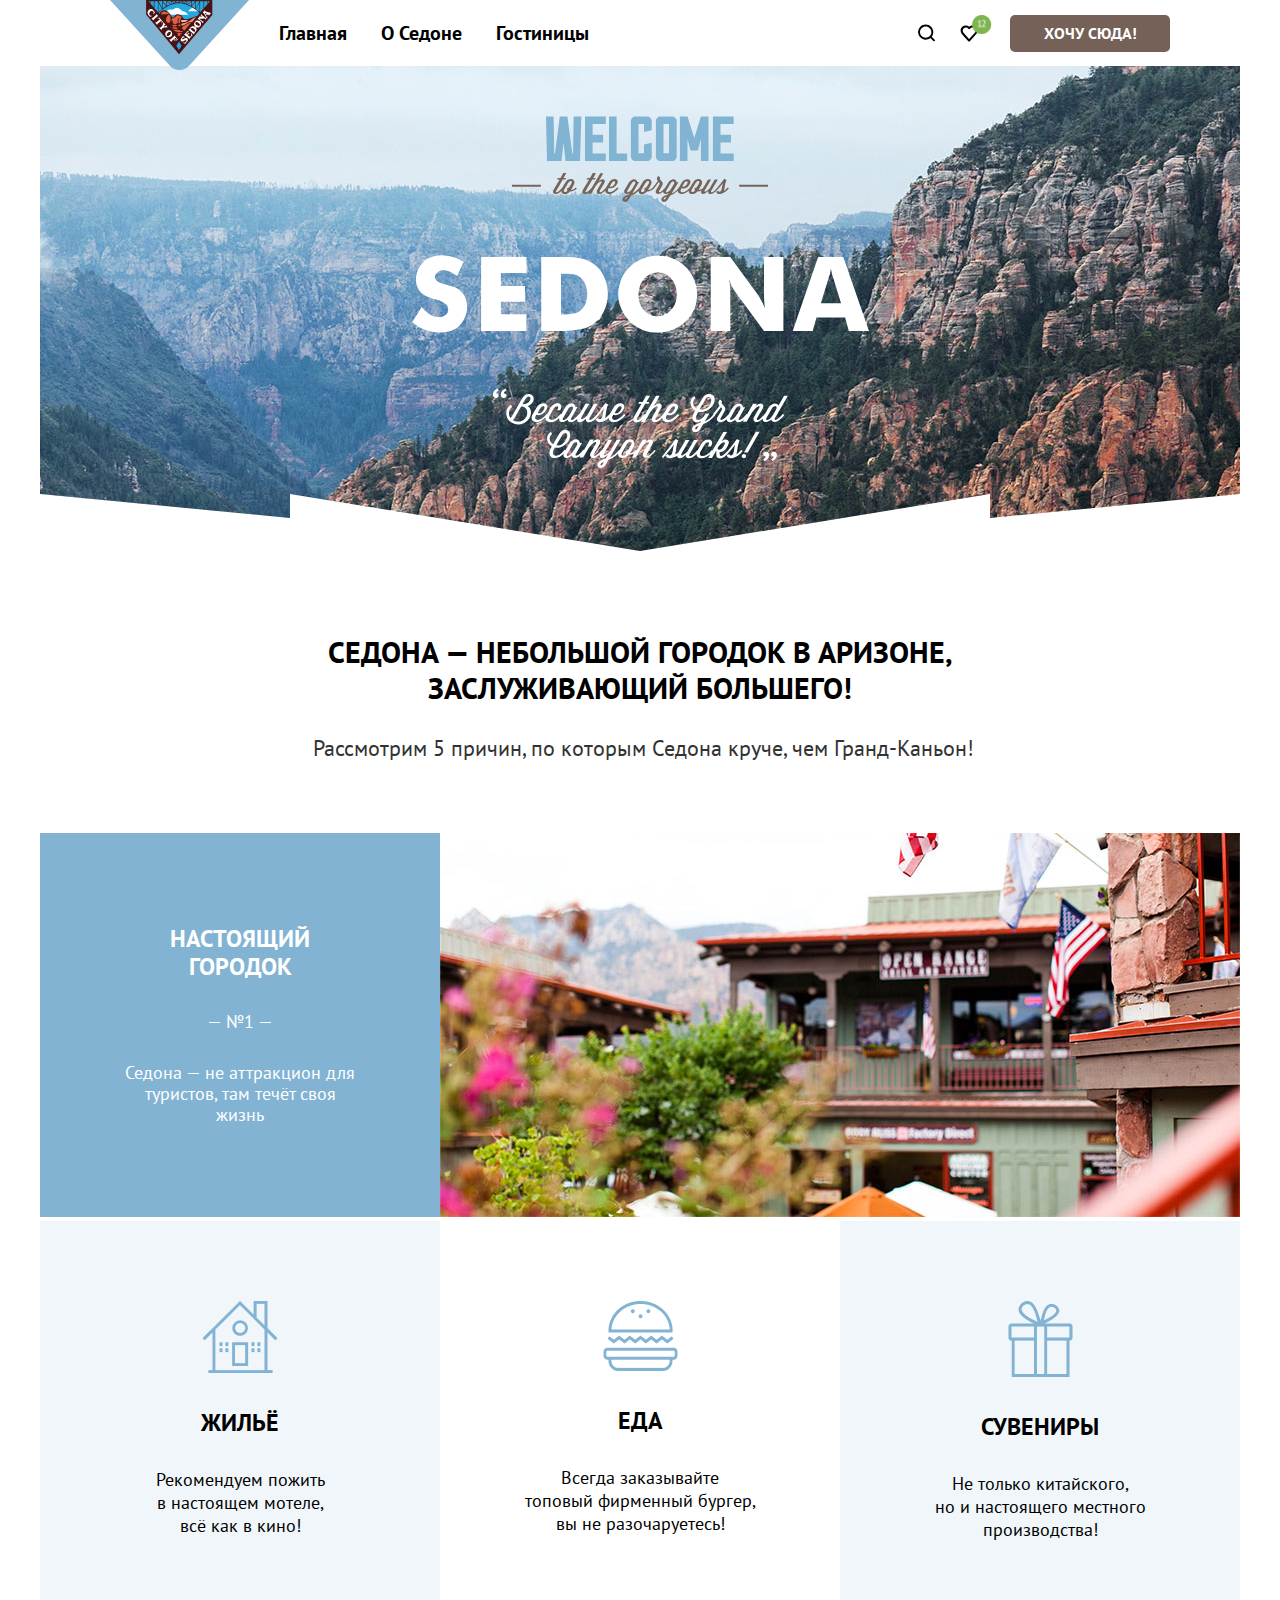
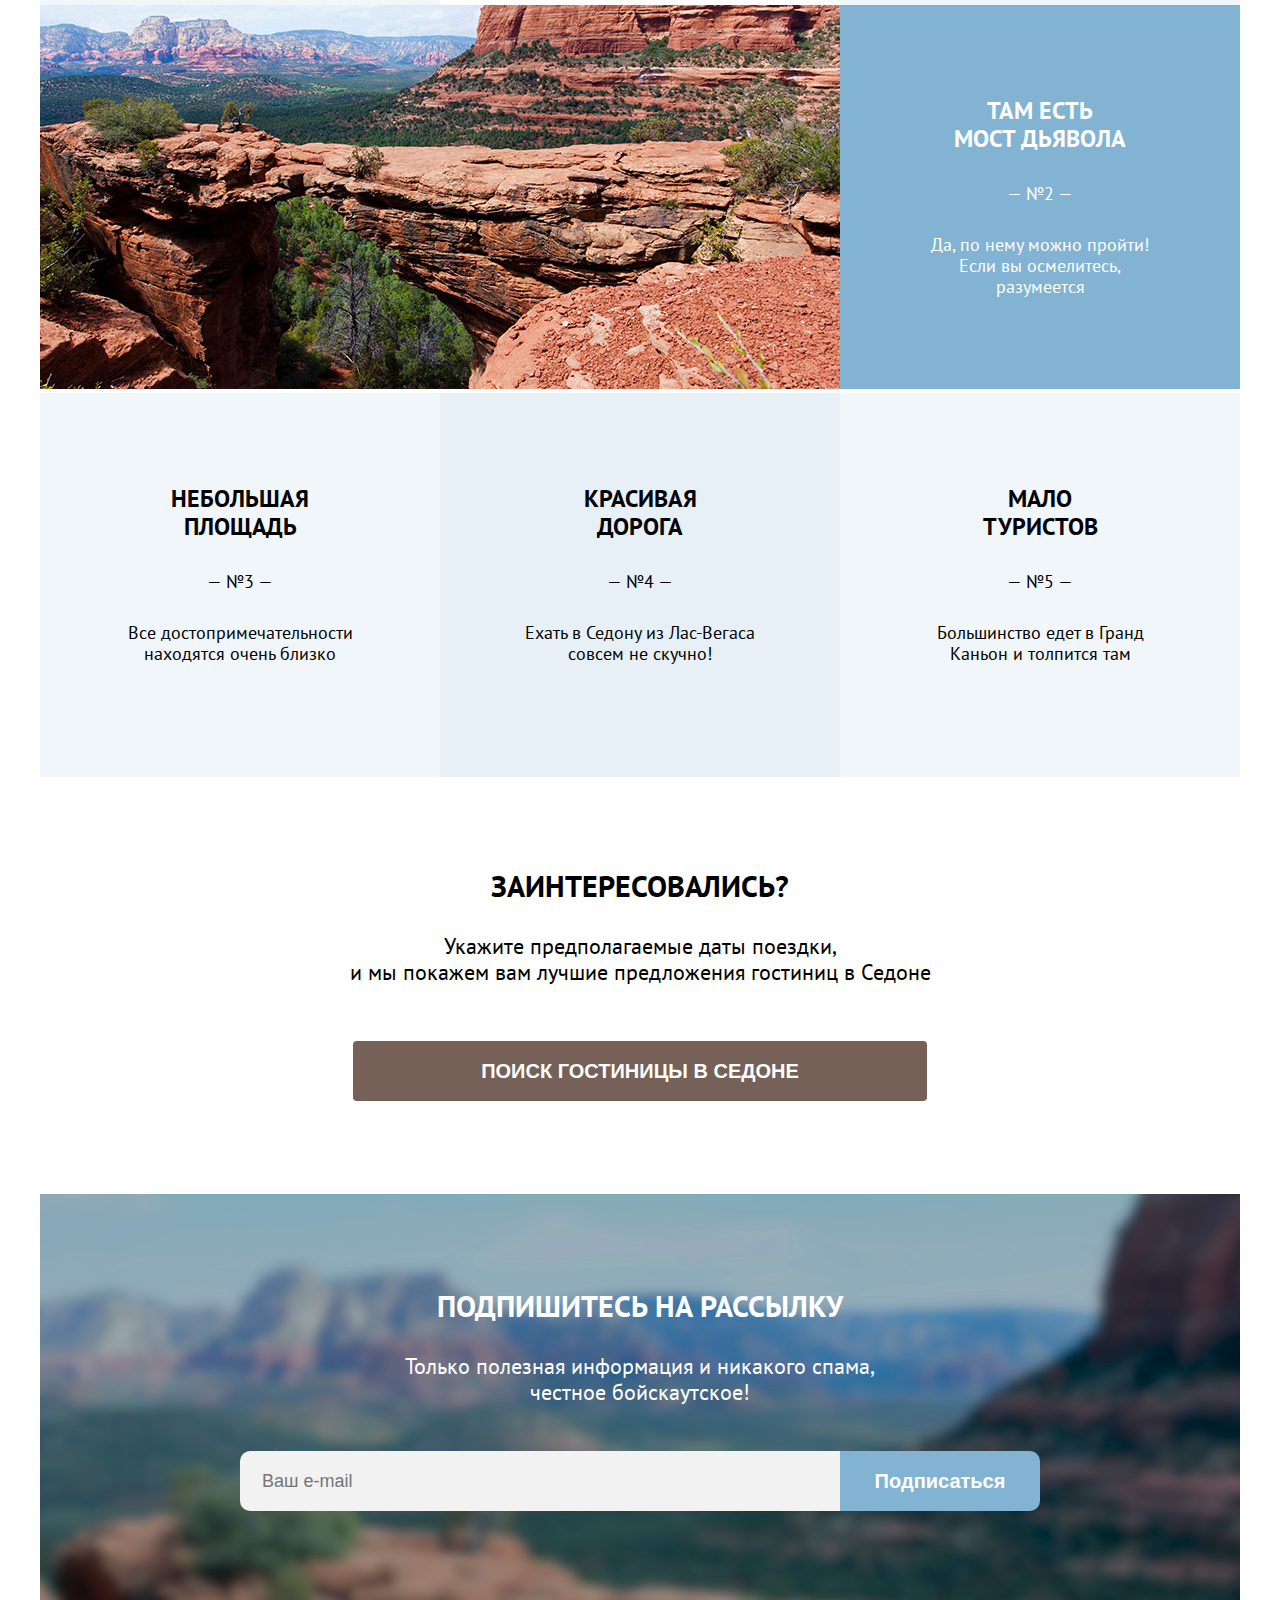
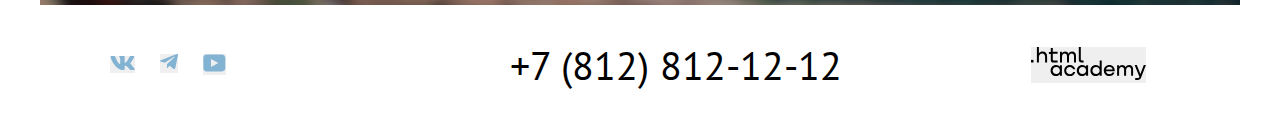
<file: index.html>
<!DOCTYPE html>
<html lang="en">
<head>
    <meta charset="UTF-8">
    <meta name="viewport" content="width=device-width, initial-scale=1.0">
    <link rel="preconnect" href="https://fonts.googleapis.com">
    <link rel="preconnect" href="https://fonts.gstatic.com" crossorigin>
    <link href="https://fonts.googleapis.com/css2?family=PT+Sans:ital,wght@0,400;0,700;1,400;1,700&display=swap" rel="stylesheet">
    <link rel="stylesheet" href="css/main.css">
    <link rel="stylesheet" href="css/header.css">
    <link rel="stylesheet" href="css/footer.css">
    <link rel="stylesheet" href="css/catalog.css">
    <link rel="stylesheet" href="js/script.js">
    <title>Седона</title>
</head>
<body>
    <header class="header">
        <nav class ="navigation_content">
            <div class="logo">
                <img src="img/logo.svg" alt="logo">
            </div>
            <div class="title_content">
                <a href="index.html">Главная</a>
                <a>О Седоне</a>
                <a href="catalog.html">Гостиницы</a>
            </div>
            <div class="navigation_btn">
                <div class="searh_favorite">
                    <div class="searh">
                        <img src="img/search.svg" alt="search">
                    </div>
                    <div class="favorite">
                        <img src="img/favorite.svg" alt="favorite">
                        <div class="numeral">
                            <img src="img/Numeral.png" alt="Numeral">
                        </div>
                    </div>
                </div>
                <div class="btn_title">
                    <form action="">  
                        <button class="button">Хочу сюда!</button> 
                    </form> 
                </div>
            </div>
        </nav> 
    </header>
    <main>
        <div class="main">
            <div class="main_slide"></div>  
            <div class="description">
                <div class="text_description_1"><h1>Седона — небольшой городок в Аризоне, заслуживающий большего!</h1></div>   
                <div class="text_description_2"><span>Рассмотрим 5 причин, по которым Седона круче, чем Гранд-Каньон!</span></div>         
            </div>
            <div class="grid-container">
                <div class="item item1">
                    <div class="text_number-1">
                        <div class="first_text">Настоящий<br> городок</div>
                        <div class="second_text">— №1 —</div>
                        <div class="third_text">Седона — не аттракцион для<br> туристов, там течёт своя<br> жизнь</div>
                    </div>
                </div>
                <div class="item item2">
                    <div class="photo_number_1">
                        <img src="img/photo-1.png" alt="">
                    </div>
                </div>
                <div class="item item3">
                    <div class="container_content" style="background-color: rgba(131, 179, 211, 0.12);">
                        <div class="container_photo">
                            <img src="img/housing.png" alt="house">
                        </div>
                        <div class="container_text">
                            Жильё
                        </div>
                        <div class="container_description">
                            Рекомендуем пожить<br> в настоящем мотеле,<br> всё как в кино!
                        </div>
                    </div>
                </div>
                <div class="item item4">
                    <div class="container_content">
                        <div class="container_photo">
                            <img src="img/food.png" alt="food">
                        </div>
                        <div class="container_text">
                            Еда
                        </div>
                        <div class="container_description">
                            Всегда заказывайте<br> топовый фирменный бургер,<br> вы не разочаруетесь!
                        </div>
                    </div>
                </div>
                <div class="item item5">
                    <div class="container_content" style="background-color: rgba(131, 179, 211, 0.12);" >
                        <div class="container_photo">
                            <img src="img/souvenir.png" alt="souvenir">
                        </div>
                        <div class="container_text">
                            Сувениры
                        </div>
                        <div class="container_description">
                            Не только китайского,<br>но и настоящего местного<br> производства!
                        </div>
                    </div>
                </div>
                <div class="item item6">
                    <div class="photo_number_1">
                        <img src="img/photo-2.png" alt="">
                    </div>
                </div>
                <div class="item item7">
                    <div class="text_number-1">
                        <div class="first_text">Там есть <br>мост дьявола</div>
                        <div class="second_text">— №2 —</div>
                        <div class="third_text">Да, по нему можно пройти!<br> Если вы осмелитесь,<br> разумеется</div>
                    </div>
                </div>
                <div class="item item8">
                    <div class="text_grid_container">
                        <div class="first_text_grid_container">Небольшая <br>площадь</div>
                        <div class="second_text_grid_container">— №3 —</div>
                        <div class="third_text_grid_container">Все достопримечательности<br> находятся очень близко</div>
                    </div>
                </div>
                <div class="item item9">
                    <div class="text_grid_container" style="background-color: rgba(131, 179, 211, 0.2);">
                        <div class="first_text_grid_container">Красивая <br>дорога</div>
                        <div class="second_text_grid_container">— №4 —</div>
                        <div class="third_text_grid_container">Ехать в Седону из Лас-Вегаса<br> совсем не скучно!</div>
                    </div>
                </div>
                <div class="item item10">
                    <div class="text_grid_container">
                        <div class="first_text_grid_container">Мало <br>туристов</div>
                        <div class="second_text_grid_container">— №5 —</div>
                        <div class="third_text_grid_container">Большинство едет в Гранд<br> Каньон и толпится там</div>
                    </div>
                </div>
              </div>
            <div class="number_searh">
                <div class="number_searh_text_one">
                    Заинтересовались?
                </div>
                <div class="number_searh_text_two">
                    Укажите предполагаемые даты поездки, <br>и мы покажем вам лучшие предложения гостиниц в Седоне

                </div>
                <div class="number_searh_button">
                    <button class="number_searh_button_settings">Поиск гостиницы в Седоне</button>
                </div>
                <!-- <div class="modal">
                    <div class="modal_window">
                        <div class="modal_content">
                            <div class="modal_header">
                                Поиск гостиницы в Седоне
                            </div>
                            <div class="modal_box">
                                <div class="modal_box_title">
                                    Дата заезда:
                                </div>                        
                                <input type="text" placeholder="27 апреля 2020" class="date">
                                <button class="calendar">
                                    <img src="img/calendar.svg" alt="calendar">
                                </button>                           
                            </div>
                            <div class="modal_box">
                                <div class="modal_box_title">
                                    Дата выезда:
                                </div>                        
                                <input type="text" placeholder="1 сентября 2021" class="date">
                                <button class="calendar">
                                    <img src="img/calendar.svg" alt="calendar">
                                </button>
                            </div>
                            <div class="modal_box_people">
                                <div class="adults">
                                    <div class="modal_box_title">
                                        Взрослые:
                                    </div>
                                    <div class="clicker">
                                        <a onclick="buttonClickk()" class="clicker_minus">—</a>
                                        <input type="text" id="inc" value="2"></input>
                                        <a onclick="buttonClick()" class="clicker_plus">+</a>  
                                    </div>   
                                </div>
                                <div class="adults">
                                    <div class="modal_box_title">
                                        Дети:
                                    </div>
                                        <p class="child_info" id="usluga-1">i</p>
                                    <div class="clicker" id="child">
                                        <a onclick="buttonClickk()" class="clicker_minus">—</a>
                                        <input type="text" id="inc" value="2"></input>
                                        <a onclick="buttonClick()" class="clicker_plus">+</a>  
                                    </div>   
                                </div>  
                            </div>
                            <div class="btn_home">
                                <button>На главную</button>
                            </div>
                        </div>
                    </div>

                    <div class="overlay">
                    </div>
                </div> -->
            </div>
            
        </div>  
    </main>
    <div class="subscribe">
        <div class="subscribe_">Подпишитесь на рассылку</div>
        <div class="subscibe_text">Только полезная информация и никакого спама,<br> честное бойскаутское!</div>
        <div class="searh_bar">
            <input type="text" placeholder="Ваш e-mail" class="email">
            <button class="btn_bar_sett">
                Подписаться
            </button>
            </div>
        </div>
    </div>
    <footer>
        <div class="footer">
            <div class="social_network">
                <form action="https://vk.com/htmlacademy">  
                    <button class="social_network_vk">
                        <img src="/img/VK.svg" alt="VK">
                    </button>
                </form>
                <form action="https://t.me/s/htmlacademy">  <!--изменить ссылку--> 
                    <button class="social_network_vk">
                        <img src="/img/TG.svg" alt="TG">
                    </button>
                </form>
                <form action="https://www.youtube.com/channel/UChUxTMjJGo-JDRY8pNTGL2g">  <!--изменить ссылку--> 
                    <button class="social_network_vk">
                        <img src="/img/YOUTUBE.svg" alt="YOUTUBE">
                    </button>
                </form>
            </div>
            <div class="field_for_number">
                <span class="number">
                    +7 (812) 812-12-12
                </span>
            </div>
            <div class="logo_html_academy">
                <form action="https://htmlacademy.ru/study">  
                    <button class="htmlacademy">
                        <img src="/img/HTML Academy.svg" alt="htmlacademy">
                    </button>
                </form>  
            </div>
        </div>  
    </footer>
</body>
</html>
</file>
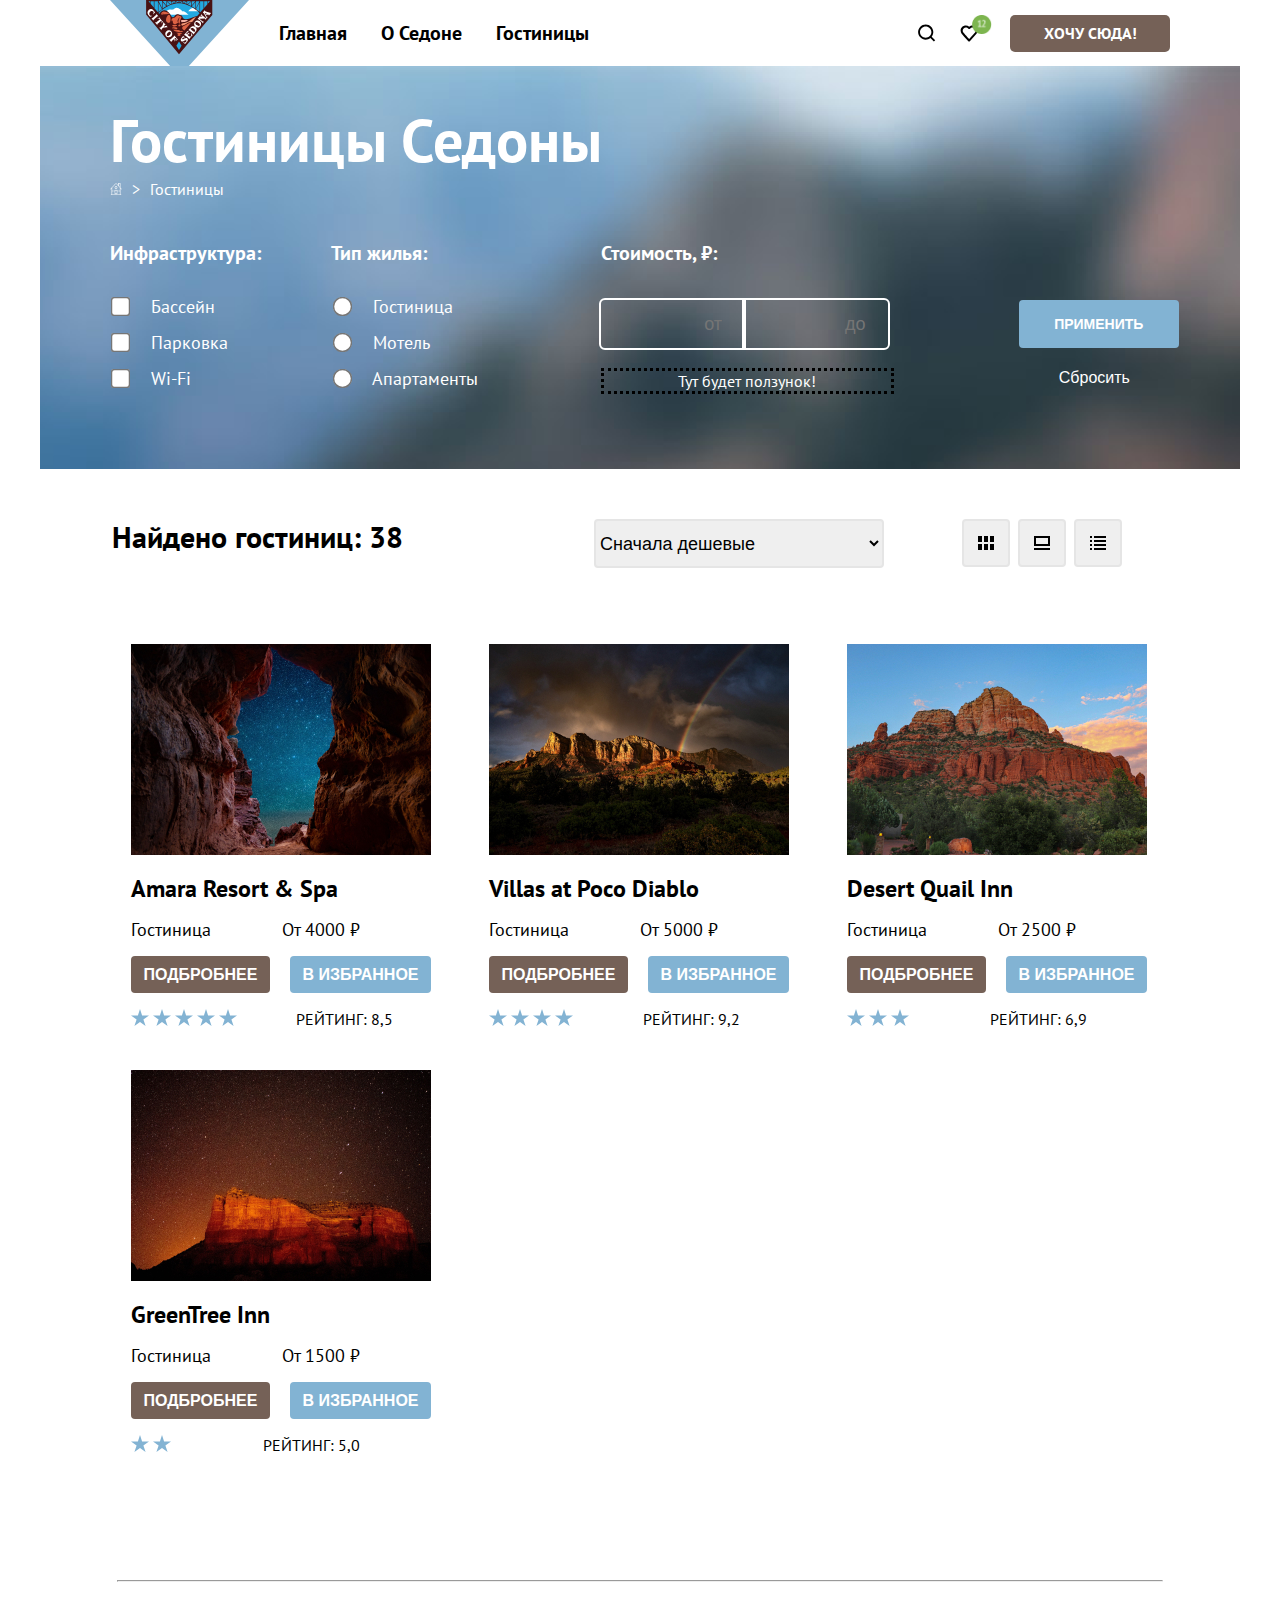
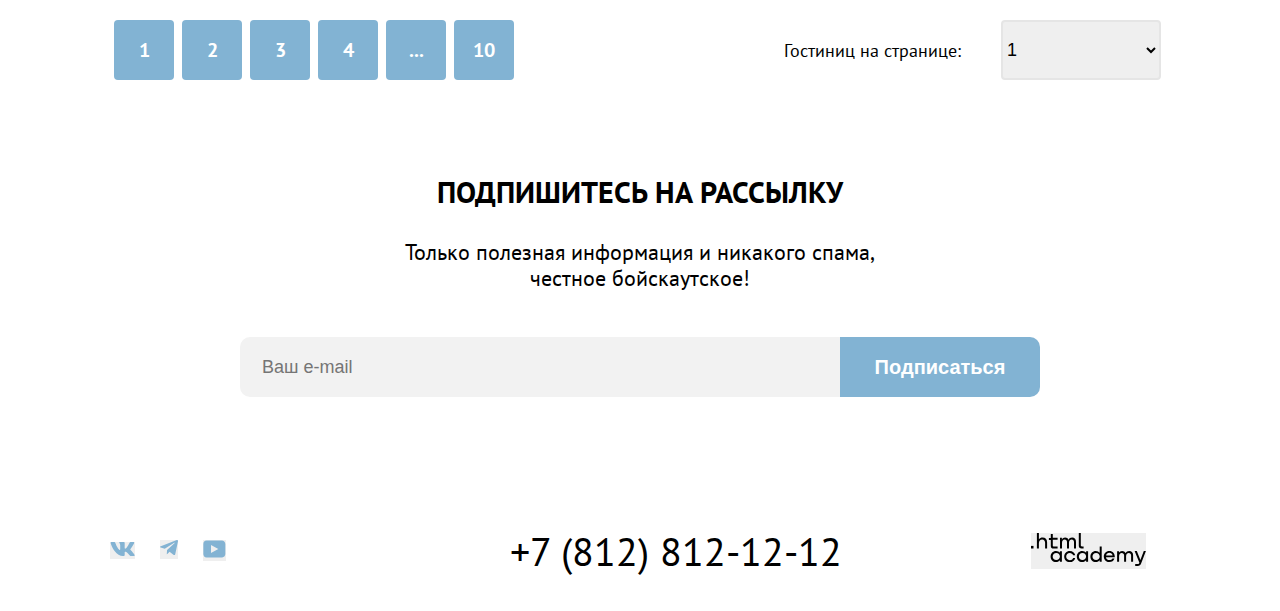
<file: catalog.html>
<!DOCTYPE html>
<html lang="en">
<head>
    <meta charset="UTF-8">
    <meta name="viewport" content="width=device-width, initial-scale=1.0">
    <link rel="preconnect" href="https://fonts.googleapis.com">
    <link rel="preconnect" href="https://fonts.gstatic.com" crossorigin>
    <link href="https://fonts.googleapis.com/css2?family=PT+Sans:ital,wght@0,400;0,700;1,400;1,700&display=swap" rel="stylesheet">
    <link rel="stylesheet" href="css/main.css">
    <link rel="stylesheet" href="css/header.css">
    <link rel="stylesheet" href="css/footer.css">
    <link rel="stylesheet" href="css/catalog.css">
    <link rel="stylesheet" href="js/script.js">
    <title>Седона</title>
</head>
<body>
    <header class="header">
        <nav class ="navigation_content">
            <div class="logo">
                <img src="img/logo.svg" alt="logo">
            </div>
            <div class="title_content">
                <a href="index.html">Главная</a>
                <a>О Седоне</a>
                <a href="catalog.html">Гостиницы</a>
            </div>
            <div class="navigation_btn">
                <div class="searh_favorite">
                    <div class="searh">
                        <img src="img/search.svg" alt="search">
                    </div>
                    <div class="favorite">
                        <img src="img/favorite.svg" alt="favorite">
                        <div class="numeral">
                            <img src="img/Numeral.png" alt="Numeral">
                        </div>
                    </div>
                </div>
                <div class="btn_title">
                    <form action="">  
                        <button class="button">Хочу сюда!</button> 
                    </form> 
                </div>
            </div>
        </nav> 
    </header>
    <main class = main_page_2>

        <div class="filter">
            <div class="filter_content">
                <div class="filter_header">
                    <div class="filter_header_title">Гостиницы Седоны</div>
                    <div class="filter_header_route">
                        <div class="filter_home_logo">
                            <img src="img/home_logo.png" alt="home_logo" class="home_logo">
                        </div>
                        <div class="filter_arrow">></div>
                        <div class="filter_hostel">Гостиницы</div>
                    </div>
                </div>
                <div class="main_filter">
                    <div class="left">
                        <div class="infra_and_type">
                            <p class="text_infra">Инфраструктура:</p>
                            <div class="infra_description">
                                <div>
                                    <input type="checkbox" class="flag">
                                    <label>Бассейн</label>
                                </div>
                                <div>
                                    <input type="checkbox" class="flag">
                                    <label>Парковка</label>
                                </div>
                                <div>
                                    <input type="checkbox" class="flag">
                                    <label>Wi-Fi</label>
                                </div>
                            </div>
                        </div>
                        <div class="infra_and_type">
                            <p class="text_infra">Тип жилья:</p>
                            <div class="infra_description">
                                <div>
                                    <input type="radio" class="flag">
                                    <label>Гостиница</label>
                                </div>
                                <div>
                                    <input type="radio" class="flag">
                                    <label>Мотель</label>
                                </div>
                                <div>
                                    <input type="radio" id="cb3" class="flag">
                                    <label>Апартаменты</label>
                                </div>
                            </div>
                        </div>
                    </div>
                    <div class="right">
                        <div class="price_sett">
                            <div class="price">
                                <span style="font-weight: 700;font-size: 20px;">Стоимость, ₽:</span>
                                <div class="range_price">
                                    <input type="text" placeholder="от" class="range_price_setting range_price_sett_1">
                                    <input type="text" placeholder="до" class="range_price_setting range_price_sett_2">
                                </div>
                            </div>
                            <div class="right_button">
                                Тут будет ползунок!
                            </div>
                        </div>
                        <div class="btn_right">
                            <button class="confirm_btn">Применить</button>
                            <button class="confirm_cancel">Сбросить</button>
                        </div>
                    </div>
                </div>
            </div>
        </div>
        <div class="catalog">
            <div class="sort">
                <span class="sort_text">Найдено гостиниц: 38</span>
                <select class="sort_menu">
                    <option>Сначала дешевые</option>
                    <option>Сначала дорогие</option>
                    <option>Высокий рейтинг</option>
                    <option>Низкий рейтинг</option>
                </select>
                
                <div class="catalog_sett">
                    <form action="https://htmlacademy.ru/study"> 
                        <button class="catalog_btn_sett btn_table">
                            
                        </button>
                    </form>
                    <form action="https://htmlacademy.ru/study"> 
                        <button class="catalog_btn_sett btn_slide">
                            
                        </button>
                    </form>
                    <form action="https://htmlacademy.ru/study"> 
                        <button class="catalog_btn_sett btn_list">
                        </button>
                    </form>
                </div>
            </div>
            <div class="hostel_cart">
                <div class="cart cart1">
                    <div class="cart_content">
                        <div class="cart_img">
                            <img src="img/hotel-1.jpg" alt="hotel-1">
                        </div>
                            <h3>Amara Resort & Spa</h3>
                        <div class="cart_text">
                            <div class="cart_text_sett">Гостиница</div>
                            <div class="cart_text_price">От 4000 ₽</div>
                        </div>
                        <div class="cart_btn">
                            <button class="cart_btn_sett" style="background-color: #756157;">Подбробнее</button>
                            <button class="cart_btn_sett" style="background-color: #82B3D3;">В избранное</button>
                        </div>
                        <div class="cart_rating">
                            <div class="star_rating">
                                <img src="img/star.svg" alt="">
                                <img src="img/star.svg" alt="">
                                <img src="img/star.svg" alt="">
                                <img src="img/star.svg" alt="">
                                <img src="img/star.svg" alt="">
                                
                            </div>
                            <div class="text_rating">
                                <span>Рейтинг: 8,5</span>
                            </div>
                        </div>
                    </div>
                </div>
                <div class="cart cart2">
                    <div class="cart_content">
                        <div class="cart_img">
                            <img src="img/hotel-2.jpg" alt="hotel-1">
                        </div>
                            <h3>Villas at Poco Diablo</h3>
                        <div class="cart_text">
                            <div class="cart_text_sett">Гостиница</div>
                            <div class="cart_text_price">От 5000 ₽</div>
                        </div>
                        <div class="cart_btn">
                            <button class="cart_btn_sett" style="background-color: #756157;">Подбробнее</button>
                            <button class="cart_btn_sett" style="background-color: #82B3D3;">В избранное</button>
                        </div>
                        <div class="cart_rating">
                            <div class="star_rating">
                                <img src="img/star.svg" alt="">
                                <img src="img/star.svg" alt="">
                                <img src="img/star.svg" alt="">
                                <img src="img/star.svg" alt="">
                            </div>
                            <div class="text_rating">
                                <span>Рейтинг: 9,2</span>
                            </div>
                        </div>
                    </div>
                </div>
                <div class="cart cart3">
                    <div class="cart_content">
                        <div class="cart_img">
                            <img src="img/hotel-3.jpg" alt="hotel-1">
                        </div>
                            <h3>Desert Quail Inn</h3>
                        <div class="cart_text">
                            <div class="cart_text_sett">Гостиница</div>
                            <div class="cart_text_price">От 2500 ₽</div>
                        </div>
                        <div class="cart_btn">
                            <button class="cart_btn_sett" style="background-color: #756157;">Подбробнее</button>
                            <button class="cart_btn_sett" style="background-color: #82B3D3;">В избранное</button>
                        </div>
                        <div class="cart_rating">
                            <div class="star_rating">
                                <img src="img/star.svg" alt="">
                                <img src="img/star.svg" alt="">
                                <img src="img/star.svg" alt="">
                            </div>
                            <div class="text_rating">
                                <span>Рейтинг: 6,9</span>
                            </div>
                        </div>
                    </div>
                </div>
                <div class="cart cart4">
                    <div class="cart_content">
                        <div class="cart_img">
                            <img src="img/hotel-4.jpg" alt="hotel-1">
                        </div>
                            <h3>GreenTree Inn</h3>
                        <div class="cart_text">
                            <div class="cart_text_sett">Гостиница</div>
                            <div class="cart_text_price">От 1500 ₽</div>
                        </div>
                        <div class="cart_btn">
                            <button class="cart_btn_sett" style="background-color: #756157;">Подбробнее</button>
                            <button class="cart_btn_sett" style="background-color: #82B3D3;">В избранное</button>
                        </div>
                        <div class="cart_rating">
                            <div class="star_rating">
                                <img src="img/star.svg" alt="">
                                <img src="img/star.svg" alt="">      
                            </div>
                            <div class="text_rating">
                                <span>Рейтинг: 5,0</span>
                            </div>
                        </div>
                    </div>
                </div>
            
            </div> 
            <hr width="87%">

        </div>
        <div class="pagination">
            <div class="pagination_left">
                <a href="#">1</a>
                <a href="#">2</a>
                <a href="#">3</a>
                <a href="#">4</a>
                <a href="#">...</a>
                <a href="#">10</a>
            </div>
            <div class="pagination_right">
                <label>Гостиниц на странице:</label>
                <select class="pagination_sort_menu">
                    <option>1</option>
                    <option>2</option>
                    <option>3</option>
                    <option>4</option>
                </select>
            </div>
        </div>
        <div class="subscribe_catalog">
            <div class="subscribe_">Подпишитесь на рассылку</div>
            <div class="subscibe_text">Только полезная информация и никакого спама,<br> честное бойскаутское!</div>
            <div class="searh_bar">
                <input type="text" placeholder="Ваш e-mail" class="email_catalog">
                <button class="btn_bar_sett">
                    Подписаться
                </button>
                </div> 
            </div>
        </div>
    </main>
    <footer>
        <div class="footer">
            <div class="social_network">
                <form action="https://vk.com/htmlacademy">  
                    <button class="social_network_vk">
                        <img src="/img/VK.svg" alt="VK">
                    </button>
                </form>
                <form action="https://t.me/s/htmlacademy">  
                    <button class="social_network_vk">
                        <img src="/img/TG.svg" alt="TG">
                    </button>
                </form>
                <form action="https://www.youtube.com/channel/UChUxTMjJGo-JDRY8pNTGL2g">  <!--изменить ссылку--> 
                    <button class="social_network_vk">
                        <img src="/img/YOUTUBE.svg" alt="YOUTUBE">
                    </button>
                </form>
            </div>
            <div class="field_for_number">
                <span class="number">
                    +7 (812) 812-12-12
                </span>
            </div>
            <div class="logo_html_academy">
                <form action="https://htmlacademy.ru/study">  
                    <button class="htmlacademy">
                        <img src="/img/HTML Academy.svg" alt="htmlacademy">
                    </button>
                </form>  
            </div>
        </div>  
    </footer>
</file>
<file: css/main.css>
.pt-sans-regular {
    font-family: "PT Sans", sans-serif;
    font-weight: 400;
    font-style: normal;
  }
  
  .pt-sans-bold {
    font-family: "PT Sans", sans-serif;
    font-weight: 700;
    font-style: normal;
  }
  
  .pt-sans-regular-italic {
    font-family: "PT Sans", sans-serif;
    font-weight: 400;
    font-style: italic;
  }
  
  .pt-sans-bold-italic {
    font-family: "PT Sans", sans-serif;
    font-weight: 700;
    font-style: italic;
  }
/* Теги */
h3{
  font-weight: 700;
  font-size: 24px;
  line-height: 28px;
}
body{
    font-family: 'PT Sans';
}
button{
  padding: 0;
  border: 0px;
}
input{
  padding: 0 22px;
  outline:none;
  border: 0;
  box-sizing: border-box
}
h1{
  font-size: 30px;
}
div,span{
  margin: 0;
  padding: 0;
}
select{
  border: 0;
}
ul{
  padding-left: 0;
}
/* Главное окно */
.main_slide {
  width: 1200px;
  height: 485px;
  background: 
              url(/img/welcome.svg) no-repeat 50% 11.5%,
              url(/img/welcome_second.svg) no-repeat 50% 23.5%,
              url(/img/Sedona.svg) no-repeat 50% 69.5%,
              url(/img/basement.svg) no-repeat 50% 100%,
              url(/img/background_page_main.png) no-repeat 50%;
  
}
.description{
    width: 1200px;
    height: 282px;
    text-align: center;
}
.text_description_1{
    display: inline-block;
    text-align: center;
    text-transform: uppercase;
    font-weight: 700; 
    font-size: 30px;
    width: 637px;
    height: 72px;
    margin: auto;
    margin-top: 63px;
    flex-direction: column;
    word-break: break-all;
    line-height: 36px;
}
.text_description_2{
    display: inline-block;
    font-weight: 400; 
    font-size: 22px;
    width: 654px;
    height: 26px;
    color: #333333;
    white-space: nowrap;
    margin: auto; 
    margin-top: 31px;
}
/* Грид сетка */
.grid-container {
  display: grid;
  grid-template-columns: 1fr 1fr 1fr; 
  width: 1200px;
}

.item {
  text-align: center;
}
.item2 {
  grid-column: 2 / 4;
}

.item6 {
  grid-column: 1 / 3;
}
/* Разметка сетки */
.text_number-1 {
  background-color: #82B3D3;
  color: white;
  display: flex;
  row-gap: 30px;
  flex-direction: column;
  height: 384px;
}
.first_text {
  height: auto;
  overflow: hidden;
  font-weight: 700; 
  font-size: 24px;
  text-transform: uppercase;
  text-align: center;
  line-height: 28px;
  margin-top: 92px;
}
.second_text {
  text-align: center;
  font-weight: 400; 
  font-size: 18px;
  line-height: 21px;
}
.third_text {
  text-align: center;
  font-weight: 400; 
  font-size: 18px;
  line-height: 21px;
}

.container_content {
  display: grid;
  gap: 30px;
  background-color: rgba(255, 255, 255, 1);
  height: 384px;
}

.container_text {
  font-weight: 700; 
  font-size: 24px;
  text-transform: uppercase;
}
.container_photo {
  margin-top: 80px;
}
.container_description {
  font-weight: 400; 
  font-size: 18px;
  margin-bottom: 81px;
}
.text_grid_container {
  background:rgba(131, 179, 211, 0.12);
  color: black;
  display: flex;
  row-gap: 30px;
  flex-direction: column;
  height: 384px;
}
.first_text_grid_container {
  height: auto;
  overflow: hidden;
  font-weight: 700; 
  font-size: 24px;
  text-transform: uppercase;
  line-height: 28px;
  margin-top: 92px;
}
.second_text_grid_container {
  font-weight: 400; 
  font-size: 18px;
  line-height: 21px;
}
.third_text_grid_container {
  font-weight: 400; 
  font-size: 18px;
  line-height: 21px;
}
/* Поиск гостиницы */
.number_searh {
  display: flex;
  flex-direction: column;

  height: 417px;
}
.number_searh_text_one {
  font-weight: 700; 
  font-size: 30px;
  line-height: 36px;
  text-align: center;
  text-transform: uppercase;
  margin-top: 91px;
}
.number_searh_text_two {
  font-weight: 400; 
  font-size: 22px;
  line-height: 26px;
  text-align: center;
  margin-top: 29px;
}
.number_searh_button {
  text-align: center;
  margin-top: 56px;
}
.number_searh_button_settings{
  font-weight: 700; 
  font-size: 20px;
  line-height: 36px;
  background-color: #756157;
  color: white;
  width: 574px;
  height: 60px;
  text-transform: uppercase;
  border-radius: 4px;
}
/* Рассылка Каталог*/
::placeholder .subscribe_catalog{
  color: #000;
}
.subscribe_catalog{
  height: 411px;
  color: black;
}
.email_catalog {
  font-weight: 400; 
  font-size: 18px;
  line-height: 21px;
  
  color: #000000;
  border-radius: 10px 0px 0px 10px;
  background-color: #F2F2F2;
}
/* Рассылка */
.subscribe{
  height: 411px;
  background: url(/img/background_sub.png);
  color: white;
}
.subscribe_ {
  font-weight: 700; 
  font-size: 30px;
  line-height: 36px;
  text-align: center;
  text-transform: uppercase;
  padding-top: 94px;

}
.subscibe_text {
  font-weight: 400; 
  font-size: 22px;
  line-height: 26px;
  text-align: center;
  padding-top: 29px;
}
.searh_bar {
  display: grid;
  grid-auto-flow: column;
  margin-left: 200px;
  width: 800px;
  height: 60px;
  grid-template-columns: 3fr 1fr;
  margin-top: 46px;
  
}
.email {
  font-weight: 400; 
  font-size: 18px;
  line-height: 21px;
  background: white;
  color: #000000;
  border-radius: 10px 0px 0px 10px;
  background-color: #F2F2F2;
}
.btn_bar_sett {
  height: 60px;
  background: #82B3D3;
  color: white;
  font-weight: 700; 
  font-size: 20px;
  line-height: 36px;
  border-radius: 0px 10px 10px 0px;
}
/* .email_sett{
  margin-top: 20px;
  margin-left: 1px;
} */

/* Модальное окно */
.modal {
  position: fixed;
  top: 0;
  left: 0;
  width: 100%;
  height: 100%;
  display: flex;
  align-self: center;
  justify-content: center;
}
.modal_window {
  position: relative;
  z-index: 2;
  width: 715px;
  height: 561px;
  border-radius: 30px;
  box-shadow: 0 10px 15px rgba(0, 0, 0, .4);
  background-color: #fff;
  margin: 70px;
}
.modal_content{
  margin: 70px;
}
.modal .overlay{
  position: absolute;
  top: 0;
  left: 0;
  width: 100%;
  height: 100%;
  background-color: #000000;
  opacity: 0.7;
  z-index: 0;
}
.modal_header {
  text-transform: uppercase;
  margin-top: 62px;
  font-weight: 700; 
  font-size: 30px;
  line-height: 36px;
}
.modal_box {
  display: grid;
  grid-auto-flow: column;
  height: 50px;
  grid-template-columns: 1fr 3fr;
  margin-top: 40px;
 
}
.modal_box input{
  font-weight: 400; 
  font-size: 18px;
  line-height: 21px;
}
.modal_box_people{
  
  display: flex;
  column-gap: 56px;
}
.adults{
  display: grid;
  grid-auto-flow: column;
  width: 288px;
  margin-top: 40px;
  
}
.modal_box_title {
  align-self: center;
  font-weight: 700; 
  font-size: 20px;
  line-height: 26px;
}

.clicker{
  width: 133px; 
  height: 50px;
  display: flex;
  justify-content: center;
  align-items: center; 
  background-color: #F2F2F2;
  border-radius: 4px;
  margin-left: 64px;
}
.clicker#child{
  width: 133px; 
  height: 50px;
  display: flex;
  justify-content: center;
  align-items: center; 
  background-color: #F2F2F2;
  border-radius: 4px;
  margin-left: 0;
}

.clicker input{
  width: 60px;
  text-align: center;
  font-size: 18px;
}
.clicker a{
  font-size: 30px;
  opacity: 0.3;
}



.clicker input{
  border: 0;
  background-color: #F2F2F2;
}

#usluga-1{
  width: 25px;
  height: 25px;
  align-self: center;
  border-radius: 50%;
  background-color: #83B3D3;
  color: white;
  text-align: center;

  position: relative;
}
#usluga-1:hover:before{
  position: absolute;
  color: #fff;
  background: #000;
  padding: 5px;
  border-radius: 4px;
  right: 50;
  top: 25px;
  width: 256px;

}
#usluga-1:hover:before {
  content: "Укажите количество детей, которые будут с вами, возраст которых от 6 до 18 лет. Дети до 6 лет размещаются бесплатно.";
  font-weight: 400; 
  font-size: 16px;
  line-height: 21px;
}
.btn_home button{
  width: 575px;
  height: 60px;
  border-radius: 10px;
  background-color: #83B3D3;
  font-weight: 700; 
  font-size: 20px;
  line-height: 36px;
  color: white;
  border: 0;
  margin-top: 40px;
}
.calendar{
  background-color: transparent;
}
</file>
<file: css/header.css>
.pt-sans-regular {
    font-family: "PT Sans", sans-serif;
    font-weight: 400;
    font-style: normal;
  }
  
  .pt-sans-bold {
    font-family: "PT Sans", sans-serif;
    font-weight: 700;
    font-style: normal;
  }
  
  .pt-sans-regular-italic {
    font-family: "PT Sans", sans-serif;
    font-weight: 400;
    font-style: italic;
  }
  
  .pt-sans-bold-italic {
    font-family: "PT Sans", sans-serif;
    font-weight: 700;
    font-style: italic;
  }

  body,header,html{
    margin: 0 auto;
    padding: 0;
    width: 1200px;
    max-width: 100%;
  }
  img{
    max-width: 100%;
  }

  .navigation_content{
    margin: 0;
    padding: 0;
    display: flex;
    height: 66px;
  }
  .logo {
    padding: 0;
    display: grid;
    margin-left: 70px;
    height: 70px; 
  }
  .title_content {
    display: flex; 
    column-gap: 34px;
    margin-left: 30px;
  }

  .title_content a {
    width: auto;
    text-decoration: none;
    margin: 0;
    padding: 0;
    align-self: center;
    color: inherit;
    font-weight: 700;
    font-size: 20px;
    
  }
  .title_content a:hover {
    border-bottom: 2px solid #756257;
    transition: 0.2s;
  }
  .content {
    font-family: 'PT sans', sans-serif;
    font-weight: 700;
    font-size: 20px;
  }

  .navigation_btn {
    display:grid;
    grid-auto-flow: column;
    margin-left: auto;  
    width: 263.87px;
    margin-right: 70px;
  }

  .searh_favorite{
    margin: 0;
    padding: 0;
    display: flex;
    width: 84px;
    height: 66px;
    justify-content: space-around;
    align-self: center;
  }
  .numeral{
    position: absolute; 
    width: 20px;
    height: 20px;
    margin: 15px 2px 31px 12px;
    top:0;
  }
  .searh {
    margin: 0;
    padding: 0;
    display: flex;
    align-self: center;
    width: 18.05px;
    height: 18.01px;
  }
  .favorite {
    margin: 0;
    padding: 0;
    display: flex;
    align-self: center;
    width: 18.05px;
    height: 17px;
  }
  
  .btn_title {
    padding: 0;
    margin: 0;
    display: flex;
    align-items: center;
    justify-content: center;
    width: 160px;
    margin-left: 20px;
  }
  .button{
    padding: 0;
    margin: 0;
    width: 160px;
    height: 37px;
    background-color: #756157;
    display: flex;
    align-items: center;
    justify-content: center;
    color:white;
    border-radius: 5px;
    font-family: 'PT sans', sans-serif;
    font-weight: 700;
    font-size: 16px;
    text-transform: uppercase;
    border: 0;
  }
</file>
<file: css/footer.css>
.pt-sans-regular {
    font-family: "PT Sans", sans-serif;
    font-weight: 400;
    font-style: normal;
  }
  
  .pt-sans-bold {
    font-family: "PT Sans", sans-serif;
    font-weight: 700;
    font-style: normal;
  }
  
  .pt-sans-regular-italic {
    font-family: "PT Sans", sans-serif;
    font-weight: 400;
    font-style: italic;
  }
  
  .pt-sans-bold-italic {
    font-family: "PT Sans", sans-serif;
    font-weight: 700;
    font-style: italic;
  }
.footer {
    display: grid;
    grid-auto-flow: column;
    height: 120px;
  }
  .social_network {
    display: flex;
    column-gap: 25px;
    align-self: center;
    text-align: center;
    margin-left: 70px;
  }
  .field_for_number {
    align-self: center;
    text-align: center;
  }
  .number {
    font-weight: 400; 
    font-size: 40px;
    line-height: 40px;
    text-align: center;
  }
  .htmlacademy{
    
  }
  .logo_html_academy {
    align-self: center;
    text-align: center;
  }
  .social_network_vk{
    
  }
  .social_network_tg {
  }
  .social_network_youtube {
  }
</file>
<file: css/catalog.css>
.pt-sans-regular {
    font-family: "PT Sans", sans-serif;
    font-weight: 400;
    font-style: normal;
  }
  
  .pt-sans-bold {
    font-family: "PT Sans", sans-serif;
    font-weight: 700;
    font-style: normal;
  }
  
  .pt-sans-regular-italic {
    font-family: "PT Sans", sans-serif;
    font-weight: 400;
    font-style: italic;
  }
  
  .pt-sans-bold-italic {
    font-family: "PT Sans", sans-serif;
    font-weight: 700;
    font-style: italic;
  }
  .main_page_2{
    display: grid;
  }
  .filter{ 
    height: 403px;
    background-image: url(/img/catalog-bg.png);
    color: white;
  }
  .filter_content{
    display: grid;
    row-gap: 40px;
  }
  .filter_header{
    margin-left: 70px;
    margin-top: 35px;
  }
  .filter_header_title {
    font-weight: 700; 
    font-size: 60px;
    line-height: 78px;
  }
  .filter_header_route {
    display: flex;
    column-gap: 10px;
  }
  .filter_home_logo {
    filter: invert();
  }
  .filter_arrow {
  }
  .filter_hostel {
    font-weight: 400; 
    font-size: 16px;
    line-height: 21px;
    
  }
  /* фото дома */
  .home_logo{ 
    width: 12px;
    height: 12px;
  }
  .main_filter{
    display: grid;
    grid-auto-flow: column;
  }
  .left{
    margin-left: 70px;
    display: flex;
    column-gap: 70px;
    
  }
  .infra_and_type{
    display: flex;
    flex-direction: column;
    font-weight: 400; 
    font-size: 18px;
    line-height: 21px;
    
  }
  .infra_description{
    display: grid;
    row-gap: 15px;
  }
  .text_infra{
    margin: 0;
    margin-bottom: 30px;
    font-weight: 700;
    font-size: 20px;
    line-height: 26px;
  }
  .flag{
    transform: scale(1.5);
    margin-right: 19px;
    border-radius: 4px;
  }
  .right {
    display: grid;
    grid-auto-flow: column;
  }
  .price {
  }
  .price_sett{
    width: 287px;
  }
  .range_price {
  height: 48px;
  display: grid;
  grid-auto-flow: column;
  grid-template-columns: 1fr 1fr;
  margin-top: 34px;
  }
  .range_price_sett_1{
    border-radius: 4px 0 0 4px;
    font-weight: 700;
    font-size: 20px;
    line-height: 26px;
  }
  .range_price_sett_2{
    border-radius: 0 4px 4px 0;
  }
  .range_price_setting{
    font-weight: 400;
    font-size: 18px;
    line-height: 26px;
    text-align: right;
    outline: 2px solid white;
    background: transparent;
    max-width:100%; 
    width: 100%;
    min-width: 100%;

  }
  .right_button {
  height: 20px;
  border: 3px dotted black;
  width: 287px;
  margin-top: 20px;
  text-align: center;
  }
  .btn_right{
    display: grid;
  }
  .confirm_btn{
    width: 160px;
    height: 48px;
    margin-top: 60px;
    margin-left: 70px;
    background-color: #82B3D3;
    font-weight: 700;
    font-size: 14px;
    line-height: 20px;
    text-transform: uppercase;
    color: white;
    border-radius: 4px;
  }
  .confirm_cancel{
    display: grid;

    background-color: Transparent;
    font-weight: 400;
    font-size: 16px;
    line-height: 20px;
    margin: auto;
    color: white;
  }
  .catalog{
    position: relative;
    display: grid;
  }
  .sort{
    display: flex;
    height: 49px;
    margin-top: 50px;
    margin-left: 72px;
    width: 1057px;
  }
  .sort_text{
    font-weight: 700;
    font-size: 30px;
    line-height: 36px;
    margin-right: 191px;
  }
  .sort_menu{
    width: 290px;
    height: 100%;
    margin-right: 78px;
    border-radius: 4px;
    font-weight: 400;
    font-size: 18px;
    line-height: 21px;
    border: 2px solid #E5E5E5;
  }
  .catalog_sett{
    display: flex;
    column-gap: 8px;

  }
  .btn_table{
    width: 48px;
    height: 48px;
    background-image: url(/img/icon-table.png);
    background-repeat:no-repeat, repeat-x;
    background-position:center;
    border: 2px solid #E5E5E5;
    border-radius: 4px;
  }
  .btn_slide{
    width: 48px;
    height: 48px;
    background-image: url(/img/icon-slideshow.png);
    background-repeat:no-repeat, repeat-x;
    background-position:center;
    border: 2px solid #E5E5E5;
    border-radius: 4px;
  }
  .btn_list{
    width: 48px;
    height: 48px;
    background-image: url(/img/icon-list.png);
    background-repeat:no-repeat, repeat-x;
    background-position:center;
    border: 2px solid #E5E5E5;
    border-radius: 4px; 
  }
  .catalog_btn_sett:hover{
    border: 3px solid black;
  }
  .hostel_cart{
    display: grid;
    grid-template-columns: 1fr 1fr 1fr;
    height: auto;
    
    margin: 56px 73px 96px 71px;
    column-gap: 18px;
  }

  .cart_content {
    margin: 20px;
    
    display: flex;
    flex-direction: column;
  }
  .cart_content h3 {
    margin-top: 16px;
    margin-bottom: 16px;
  }
  .cart_text{
    font-weight: 400;
    font-size: 18px;
    line-height: 21px;
    display: grid;
    grid-auto-flow: column;
  }
  .cart_btn {
    display: grid;
    grid-auto-flow: column;
    column-gap: 20px;
    margin-top: 16px;
  }
  .cart_btn_sett{
    text-transform: uppercase;
    font-weight: 700;
    font-size: 16px;
    line-height: 20px;
    border-radius: 4px;
    height: 37px;
    color: white;
  }
  .cart_rating {
    display: grid;
    grid-auto-flow: column;
    column-gap: 20px;
    margin-top: 16px;
  }
  .star_rating {
  }
  .text_rating span {
    text-transform: uppercase;
    font-weight: 400;
    font-size: 16px;
    line-height: 20px;
  }
  .pagination{
    display: flex;
    column-gap: 270px;
    margin-top: 30px;
  }
  .pagination_left {
    display: flex;
    column-gap: 8px;
    margin-left: 74px;
  }

  .pagination_left a {
    text-decoration: none;
    border-radius: 4px;
    width: 60px;
    height: 60px;
    text-align: center;
    justify-content: center;
    background-color: #82B3D3;
    color: white;
    display: flex;
    justify-content: center;
    align-items: center;
    font-weight: 700;
    font-size: 20px;
    line-height: 36px;
    
}
  .pagination a:hover{
  background-color: #F2F2F2;
  color: black;
  }
  .pagination_sort_menu{
    width: 160px;
    height: 100%;
    margin-right: 78px;
    border-radius: 4px;
    font-weight: 400;
    font-size: 18px;
    line-height: 21px;
    border: 2px solid #E5E5E5;
  }
  .pagination_right{
    display: flex;
    column-gap: 40px;
    
  }
  .pagination_right label{
    font-weight: 400;
    font-size: 18px;
    line-height: 21px;
    align-self: center;
  }
</file>
